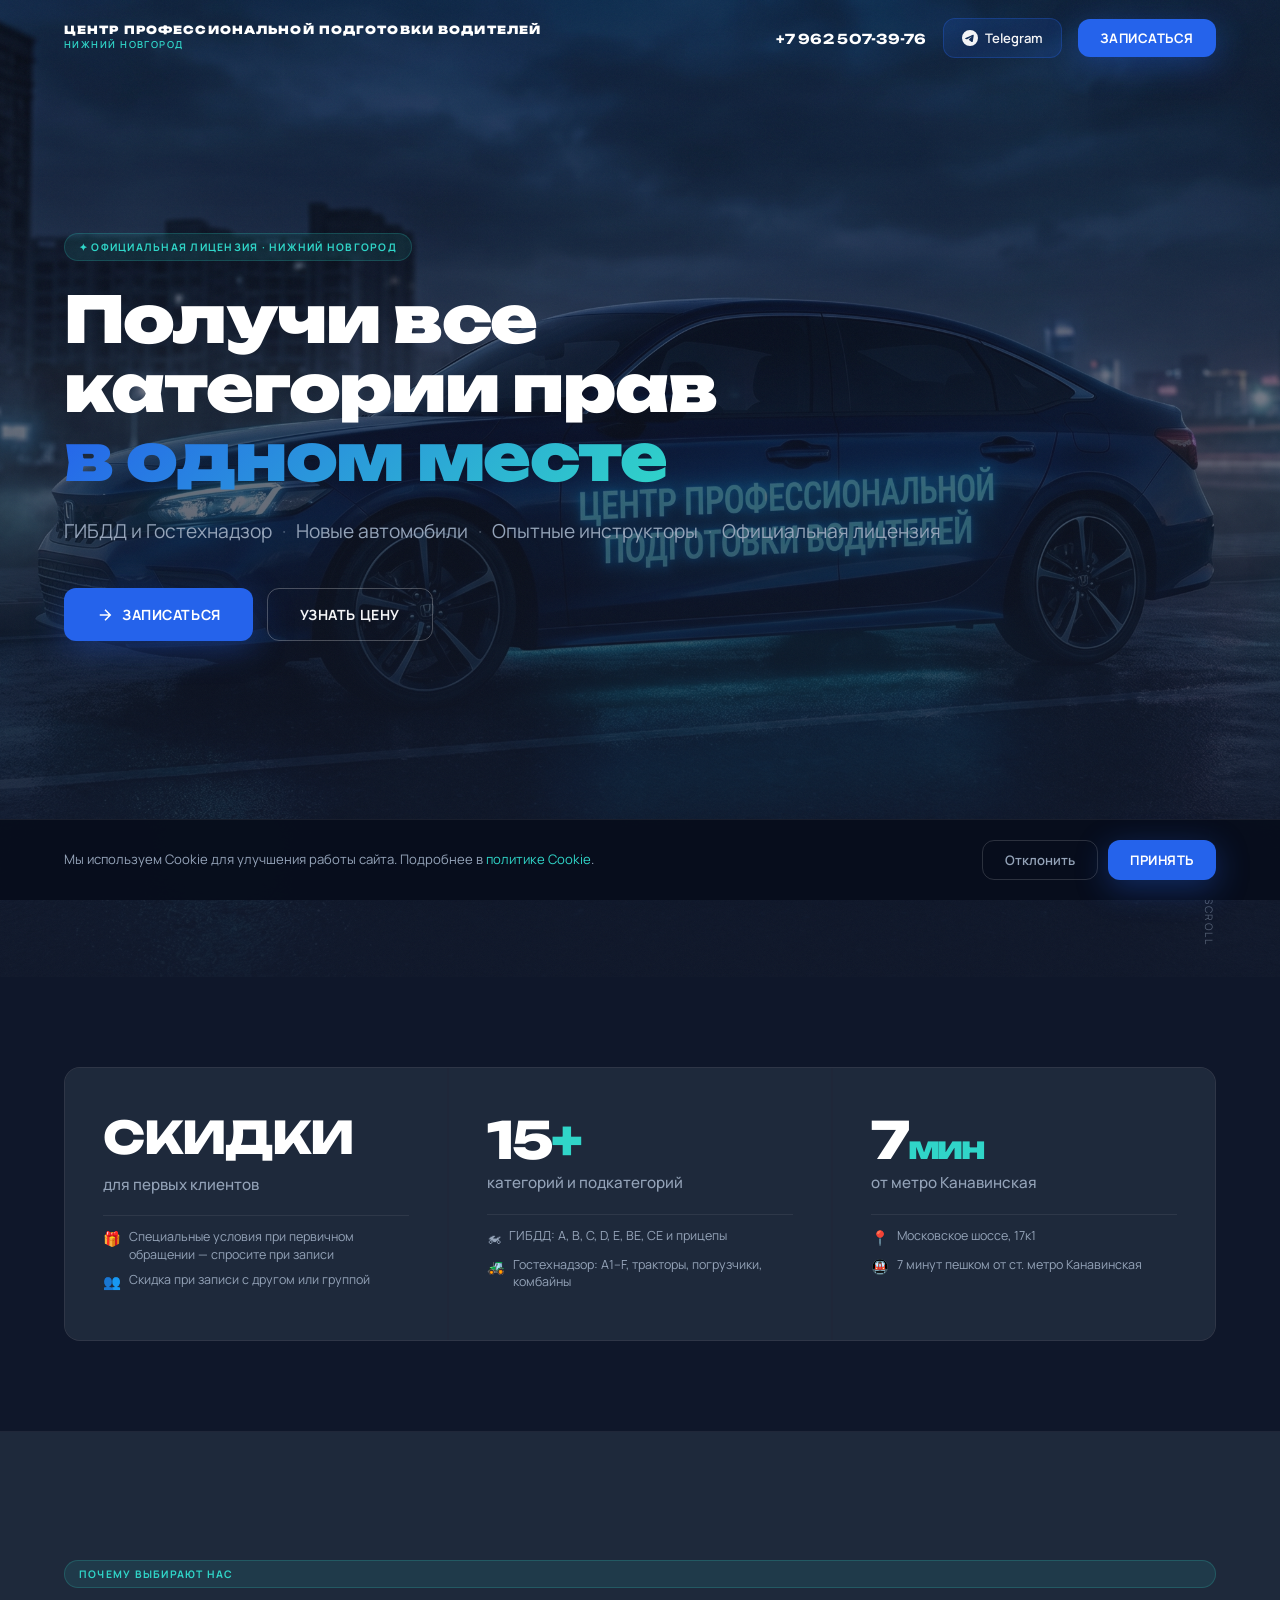
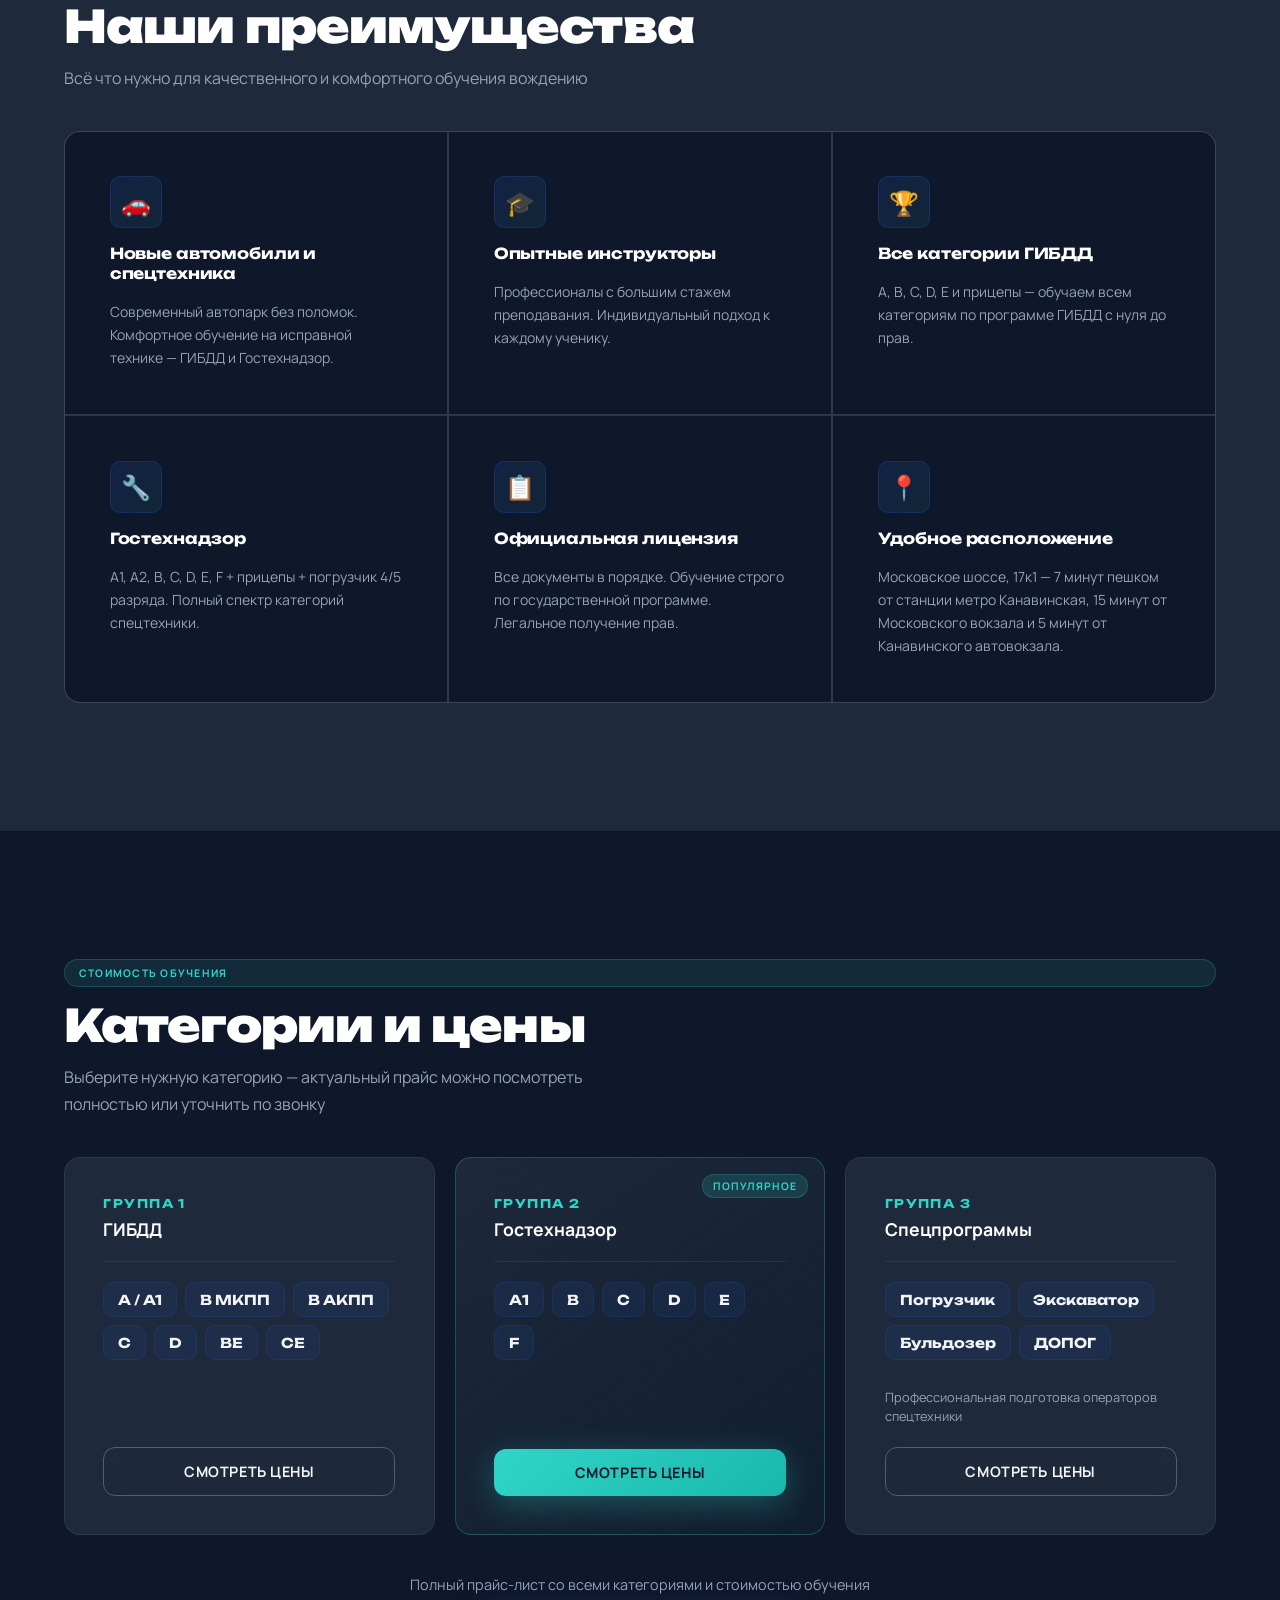
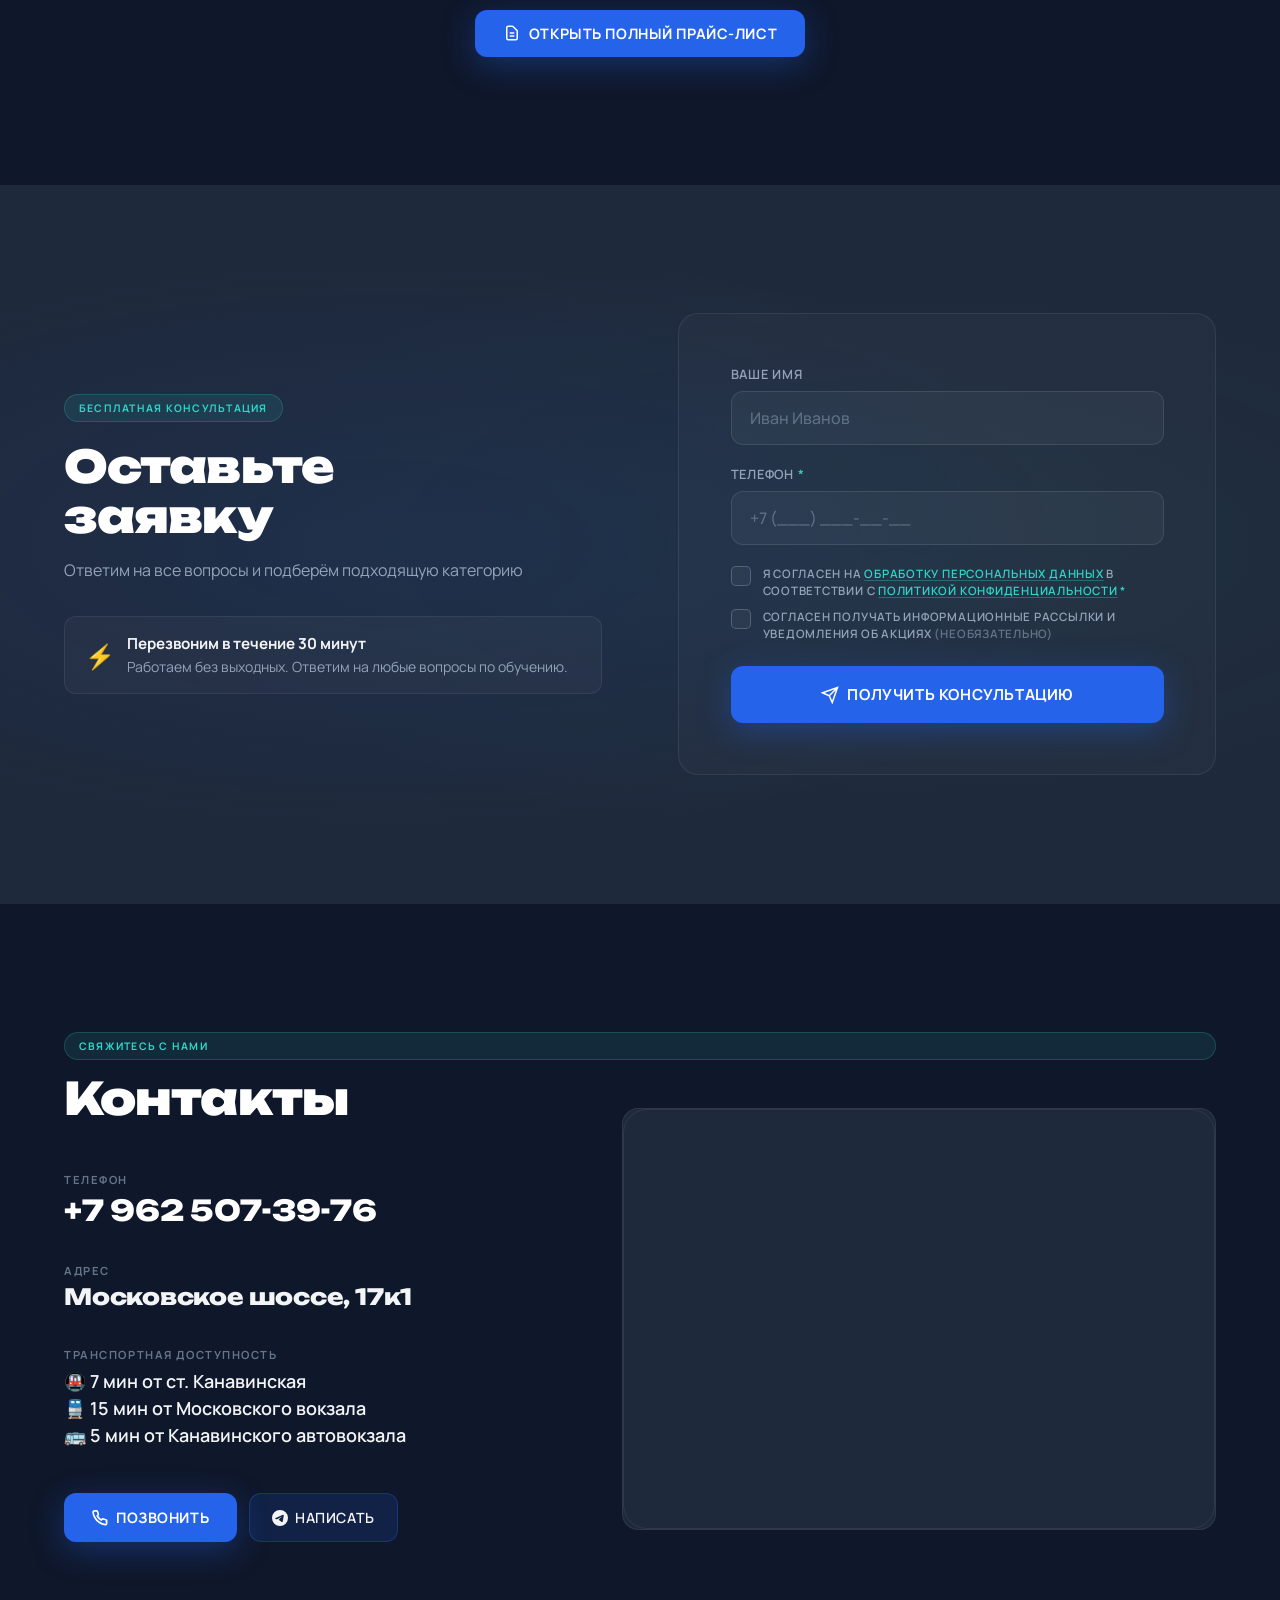
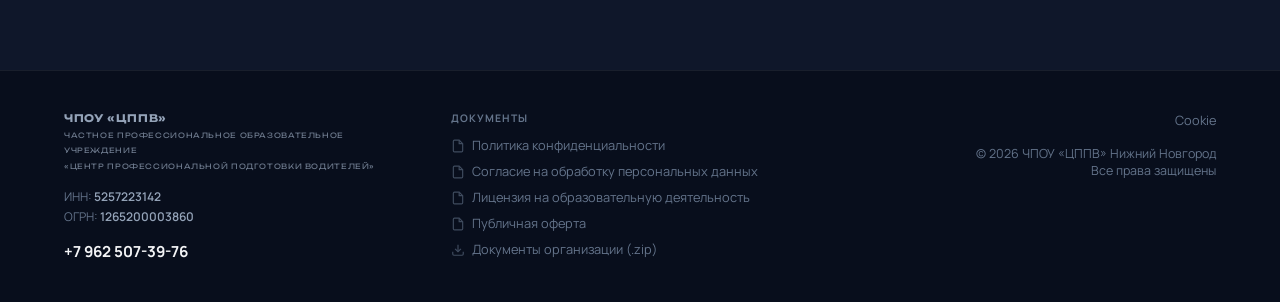
<file: index.html>
<!DOCTYPE html>
<html lang="ru">
<head>
<meta charset="UTF-8">
<meta name="viewport" content="width=device-width, initial-scale=1.0">
<title>Центр профессиональной подготовки водителей — Нижний Новгород</title>
<meta name="description" content="Автошкола ЦППВ в Нижнем Новгороде — подготовка водителей всех категорий ГИБДД и Гостехнадзора. Опытные инструкторы, новые автомобили, официальная лицензия." />
<meta name="yandex-verification" content="3b8c4b76d7fa63a4" />
<link rel="icon" type="image/png" href="favicon.png" />
<link rel="preconnect" href="https://fonts.googleapis.com">
<link rel="preconnect" href="https://fonts.gstatic.com" crossorigin>
<link href="https://fonts.googleapis.com/css2?family=Manrope:wght@300;400;500;600;700;800&family=Unbounded:wght@400;600;700;900&display=swap" rel="stylesheet">
<link rel="stylesheet" href="style.css">

</head>
<body>

<!-- ── HEADER ─────────────────────────────────────── -->
<header id="header">
  <div class="container">
    <div class="header-inner">
      <a href="#hero" class="logo">
        <span class="logo-top">ЦЕНТР ПРОФЕССИОНАЛЬНОЙ ПОДГОТОВКИ ВОДИТЕЛЕЙ</span>
        <span class="logo-bottom"><span class="logo-city">Нижний Новгород</span></span>
      </a>

      <div class="header-contacts">
        <a href="tel:+79625073976" class="header-phone">+7 962 507-39-76</a>
        <a href="https://t.me/+79625073976" target="_blank" class="btn-tg">
          <svg viewBox="0 0 24 24"><path d="M11.944 0A12 12 0 0 0 0 12a12 12 0 0 0 12 12 12 12 0 0 0 12-12A12 12 0 0 0 12 0a12 12 0 0 0-.056 0zm4.962 7.224c.1-.002.321.023.465.14a.506.506 0 0 1 .171.325c.016.093.036.306.02.472-.18 1.898-.962 6.502-1.36 8.627-.168.9-.499 1.201-.82 1.23-.696.065-1.225-.46-1.9-.902-1.056-.693-1.653-1.124-2.678-1.8-1.185-.78-.417-1.21.258-1.91.177-.184 3.247-2.977 3.307-3.23.007-.032.014-.15-.056-.212s-.174-.041-.249-.024c-.106.024-1.793 1.14-5.061 3.345-.48.33-.913.49-1.302.48-.428-.008-1.252-.241-1.865-.44-.752-.245-1.349-.374-1.297-.789.027-.216.325-.437.893-.663 3.498-1.524 5.83-2.529 6.998-3.014 3.332-1.386 4.025-1.627 4.476-1.635z"/></svg>
          Telegram
        </a>
        <a href="#form" class="btn btn-primary header-cta desktop-only">Записаться</a>
      </div>

      <button class="burger" id="burger" aria-label="Меню">
        <span></span><span></span><span></span>
      </button>
    </div>
  </div>
</header>

<!-- Mobile Menu -->
<div class="mobile-menu" id="mobile-menu">
  <a href="tel:+79625073976">+7 962 507-39-76</a>
  <a href="https://t.me/+79625073976" target="_blank">Написать в Telegram</a>
  <a href="#form" class="btn btn-primary" onclick="closeMobileMenu()">Записаться</a>
  <a href="#price" class="btn btn-outline" onclick="closeMobileMenu()">Узнать цену</a>
</div>

<!-- ── HERO ───────────────────────────────────────── -->
<section id="hero">
  <div class="hero-bg"></div>
  <div class="hero-bg-mobile"></div>
  <div class="hero-noise"></div>
  <div class="hero-scroll">
    <div class="scroll-line"></div>
    <span>Scroll</span>
  </div>
  <div class="container hero-content">
    <div class="hero-tag">
      <span class="tag">✦ Официальная лицензия · Нижний Новгород</span>
    </div>
    <h1 class="hero-title">
      Получи все категории прав <br><em>в одном месте</em>
    </h1>
    <p class="hero-sub">
      <span class="hero-sub-item">ГИБДД и Гостехнадзор</span>
      <span class="hero-sub-dot">·</span>
      <span class="hero-sub-item">Новые автомобили</span>
      <span class="hero-sub-dot">·</span>
      <span class="hero-sub-item">Опытные инструкторы</span>
      <span class="hero-sub-dot">·</span>
      <span class="hero-sub-item">Официальная лицензия</span>
    </p>
    <div class="hero-btns">
      <a href="#form" class="btn btn-primary">
        <svg width="18" height="18" fill="none" stroke="currentColor" stroke-width="2" viewBox="0 0 24 24"><path d="M5 12h14M12 5l7 7-7 7"/></svg>
        Записаться
      </a>
      <a href="#price" class="btn btn-outline">Узнать цену</a>
    </div>
  </div>
</section>

<!-- ── STATS ──────────────────────────────────────── -->
<section id="stats">
  <div class="container">
    <div class="stats-grid">

      <!-- 1: Скидки для первых -->
      <div class="stat-item reveal reveal-delay-1">
        <div class="stat-num stat-discount">СКИДКИ</div>
        <div class="stat-label1" style="max-width: 200px;">для первых клиентов</div>
        <div class="stat-perks">
          <div class="stat-perk">
            <span class="stat-perk-icon">🎁</span>
            <span>Специальные условия при первичном обращении — спросите при записи</span>
          </div>
          <div class="stat-perk">
            <span class="stat-perk-icon">👥</span>
            <span>Скидка при записи с другом или группой</span>
          </div>
        </div>
      </div>

      <!-- 2: 15+ категорий — расширенный блок -->
      <div class="stat-item reveal" style="grid-column: span 1;">
        <div class="stat-num">15<span>+</span></div>
        <div class="stat-label">категорий и подкатегорий</div>
        <div class="stat-perks">
          <div class="stat-perk">
            <span class="stat-perk-icon">🏍</span>
            <span>ГИБДД: A, B, C, D, E, BE, CE и прицепы</span>
          </div>
          <div class="stat-perk">
            <span class="stat-perk-icon">🚜</span>
            <span>Гостехнадзор: А1–F, тракторы, погрузчики, комбайны</span>
          </div>
        </div>
      </div>


      <!-- 3: Удобное расположение -->
      <div class="stat-item reveal reveal-delay-2">
        <div class="stat-num">7 <span style="font-size: 0.6em;">мин</span></div>
        <div class="stat-label">от метро Канавинская</div>
        <div class="stat-perks">
          <div class="stat-perk">
            <span class="stat-perk-icon">📍</span>
            <span>Московское шоссе, 17к1</span>
          </div>
          <div class="stat-perk">
            <span class="stat-perk-icon">🚇</span>
            <span>7 минут пешком от ст. метро Канавинская</span>
          </div>
        </div>
      </div>

    </div>
  </div>
</section>

<!-- ── ADVANTAGES ─────────────────────────────────── -->
<section id="advantages">
  <div class="container">
    <div class="section-header">
      <span class="tag">Почему выбирают нас</span>
      <h2 class="section-title">Наши преимущества</h2>
      <p class="section-sub">Всё что нужно для качественного и комфортного обучения вождению</p>
    </div>

    <div class="adv-grid">
      <div class="adv-card reveal">
        <div class="adv-icon">🚗</div>
        <div class="adv-title">Новые автомобили и спецтехника</div>
        <div class="adv-text">Современный автопарк без поломок. Комфортное обучение на исправной технике — ГИБДД и Гостехнадзор.</div>
      </div>
      <div class="adv-card reveal reveal-delay-1">
        <div class="adv-icon">🎓</div>
        <div class="adv-title">Опытные инструкторы</div>
        <div class="adv-text">Профессионалы с большим стажем преподавания. Индивидуальный подход к каждому ученику.</div>
      </div>
      <div class="adv-card reveal reveal-delay-2">
        <div class="adv-icon">🏆</div>
        <div class="adv-title">Все категории ГИБДД</div>
        <div class="adv-text">A, B, C, D, E и прицепы — обучаем всем категориям по программе ГИБДД с нуля до прав.</div>
      </div>
      <div class="adv-card reveal reveal-delay-3">
        <div class="adv-icon">🔧</div>
        <div class="adv-title">Гостехнадзор</div>
        <div class="adv-text">А1, А2, B, C, D, E, F + прицепы + погрузчик 4/5 разряда. Полный спектр категорий спецтехники.</div>
      </div>
      <div class="adv-card reveal">
        <div class="adv-icon">📋</div>
        <div class="adv-title">Официальная лицензия</div>
        <div class="adv-text">Все документы в порядке. Обучение строго по государственной программе. Легальное получение прав.</div>
      </div>
      <div class="adv-card reveal reveal-delay-1">
        <div class="adv-icon">📍</div>
        <div class="adv-title">Удобное расположение</div>
        <div class="adv-text">Московское шоссе, 17к1 — 7 минут пешком от станции метро Канавинская, 15 минут от Московского вокзала и 5 минут от Канавинского автовокзала.</div>
      </div>
    </div>
  </div>
</section>

<!-- ── PRICE ──────────────────────────────────────── -->
<section id="price">
  <div class="container">
    <div class="section-header">
      <span class="tag">Стоимость обучения</span>
      <h2 class="section-title">Категории и цены</h2>
      <p class="section-sub">Выберите нужную категорию — актуальный прайс можно посмотреть полностью или уточнить по звонку</p>
    </div>

    <div class="price-groups">
      <div class="price-group reveal">
        <div class="price-group-title">
          <span class="price-group-name">Группа 1</span>
          <span class="price-group-desc">ГИБДД</span>
        </div>
        <div class="price-divider"></div>
        <div class="price-cats">
          <span class="cat-badge">A / A1</span>
          <span class="cat-badge">B МКПП</span>
          <span class="cat-badge">B АКПП</span>
          <span class="cat-badge">C</span>
          <span class="cat-badge">D</span>
          <span class="cat-badge">BE</span>
          <span class="cat-badge">CE</span>
        </div>
        <div class="price-cta">
          <button onclick="openModal('price')" class="btn btn-outline">Смотреть цены</button>
        </div>
      </div>

      <div class="price-group featured reveal reveal-delay-1">
        <div class="price-group-title">
          <span class="price-group-name">Группа 2</span>
          <span class="price-group-desc">Гостехнадзор</span>
        </div>
        <div class="price-divider"></div>
        <div class="price-cats">
          <span class="cat-badge">А1</span>
          <span class="cat-badge">B</span>
          <span class="cat-badge">C</span>
          <span class="cat-badge">D</span>
          <span class="cat-badge">E</span>
          <span class="cat-badge">F</span>
        </div>
        <div class="price-cta">
          <button onclick="openModal('price')" class="btn btn-teal">Смотреть цены</button>
        </div>
      </div>

      <div class="price-group reveal reveal-delay-2">
        <div class="price-group-title">
          <span class="price-group-name">Группа 3</span>
          <span class="price-group-desc">Спецпрограммы</span>
        </div>
        <div class="price-divider"></div>
        <div class="price-cats">
          <span class="cat-badge">Погрузчик</span>
          <span class="cat-badge">Экскаватор</span>
          <span class="cat-badge">Бульдозер</span>
          <span class="cat-badge">ДОПОГ</span>
        </div>
        <div style="margin-top: 8px; font-size: 0.8rem; color: var(--gray); line-height: 1.5;">
          Профессиональная подготовка операторов спецтехники
        </div>
        <div class="price-cta">
          <button onclick="openModal('price')" class="btn btn-outline">Смотреть цены</button>
        </div>
      </div>
    </div>

    <div class="price-full-cta">
      <p>Полный прайс-лист со всеми категориями и стоимостью обучения</p>
      <button onclick="openModal('price')" class="btn btn-primary">
        <svg width="18" height="18" fill="none" stroke="currentColor" stroke-width="2" viewBox="0 0 24 24"><path d="M9 12h6m-6 4h6m2 5H7a2 2 0 01-2-2V5a2 2 0 012-2h5.586a1 1 0 01.707.293l5.414 5.414a1 1 0 01.293.707V19a2 2 0 01-2 2z"/></svg>
        Открыть полный прайс-лист
      </button>
    </div>
  </div>
</section>

<!-- ── FORM ───────────────────────────────────────── -->
<section id="form">
  <div class="container">
    <div class="form-wrap">
      <div class="form-left reveal">
        <span class="tag" style="margin-bottom: 20px; display: inline-block;">Бесплатная консультация</span>
        <h2 class="section-title">Оставьте заявку</h2>
        <p class="section-sub" style="margin-top: 16px;">Ответим на все вопросы и подберём подходящую категорию</p>
        <div class="form-promise">
          <div class="form-promise-icon">⚡</div>
          <div class="form-promise-text">
            <strong>Перезвоним в течение 30 минут</strong>
            Работаем без выходных. Ответим на любые вопросы по обучению.
          </div>
        </div>
      </div>

      <div class="form-right reveal reveal-delay-2">
        <form id="contact-form" novalidate>
          <div class="form-group">
            <label for="name">Ваше имя</label>
            <input type="text" id="name" name="name" placeholder="Иван Иванов" autocomplete="name">
          </div>
          <div class="form-group">
            <label for="phone">Телефон <span style="color:var(--teal)">*</span></label>
            <input type="tel" id="phone" name="phone" placeholder="+7 (___) ___-__-__" autocomplete="tel" required>
          </div>
          <div class="form-group form-group-checkbox">
            <label class="checkbox-label">
              <input type="checkbox" id="consent" name="consent" required>
              <span class="checkbox-custom"></span>
              <span class="checkbox-text" style="font-size:0.72rem;">Я согласен на <a href="docs/consent.pdf" target="_blank" class="form-doc-link">обработку персональных данных</a> в соответствии с <a href="docs/privacy.pdf" target="_blank" class="form-doc-link">Политикой конфиденциальности</a> <span style="color:var(--teal)">*</span></span>
            </label>
          </div>
          <div class="form-group form-group-checkbox" style="margin-top:-8px;">
            <label class="checkbox-label">
              <input type="checkbox" id="newsletter" name="newsletter">
              <span class="checkbox-custom"></span>
              <span class="checkbox-text" style="font-size:0.72rem;">Согласен получать информационные рассылки и уведомления об акциях <span style="color:var(--gray-mid)">(необязательно)</span></span>
            </label>
          </div>
          <button type="submit" class="btn btn-primary form-submit">
            <svg width="18" height="18" fill="none" stroke="currentColor" stroke-width="2" viewBox="0 0 24 24"><path d="M22 2L11 13M22 2l-7 20-4-9-9-4 20-7z"/></svg>
            Получить консультацию
          </button>
        </form>

        <div class="form-success" id="form-success">
          <div class="success-icon">✅</div>
          <div class="success-title">Заявка отправлена!</div>
          <div class="success-text">Мы перезвоним вам в течение 30 минут.<br>Также можете написать нам в Telegram.</div>
          <a href="https://t.me/+79625073976" target="_blank" class="btn btn-tg" style="margin-top: 8px;">
            <svg width="16" height="16" fill="currentColor" viewBox="0 0 24 24"><path d="M11.944 0A12 12 0 0 0 0 12a12 12 0 0 0 12 12 12 12 0 0 0 12-12A12 12 0 0 0 12 0a12 12 0 0 0-.056 0zm4.962 7.224c.1-.002.321.023.465.14a.506.506 0 0 1 .171.325c.016.093.036.306.02.472-.18 1.898-.962 6.502-1.36 8.627-.168.9-.499 1.201-.82 1.23-.696.065-1.225-.46-1.9-.902-1.056-.693-1.653-1.124-2.678-1.8-1.185-.78-.417-1.21.258-1.91.177-.184 3.247-2.977 3.307-3.23.007-.032.014-.15-.056-.212s-.174-.041-.249-.024c-.106.024-1.793 1.14-5.061 3.345-.48.33-.913.49-1.302.48-.428-.008-1.252-.241-1.865-.44-.752-.245-1.349-.374-1.297-.789.027-.216.325-.437.893-.663 3.498-1.524 5.83-2.529 6.998-3.014 3.332-1.386 4.025-1.627 4.476-1.635z"/></svg>
            Написать в Telegram
          </a>
        </div>
      </div>
    </div>
  </div>
</section>

<!-- ── CONTACTS ────────────────────────────────────── -->
<section id="contacts">
  <div class="container">
    <div class="section-header">
      <span class="tag">Свяжитесь с нами</span>
      <h2 class="section-title">Контакты</h2>
    </div>

    <div class="contacts-inner">
      <div class="contacts-left reveal">
        <div class="contact-item">
          <span class="contact-label">Телефон</span>
          <a href="tel:+79625073976" class="contact-value">+7 962 507-39-76</a>
        </div>
        <div class="contact-item">
          <span class="contact-label">Адрес</span>
          <span class="contact-value" style="color: var(--light); font-size: clamp(1rem, 2vw, 1.4rem);">Московское шоссе, 17к1</span>
        </div>
        <div class="contact-item">
          <span class="contact-label">Транспортная доступность</span>
            <span class="transport-value">
            🚇 7 мин от ст. Канавинская<br>
            🚆 15 мин от Московского вокзала<br>
            🚌 5 мин от Канавинского автовокзала </span>
        </div>
        <div class="contacts-actions">
          <a href="tel:+79625073976" class="btn btn-primary">
            <svg width="16" height="16" fill="none" stroke="currentColor" stroke-width="2.5" viewBox="0 0 24 24"><path d="M22 16.92v3a2 2 0 0 1-2.18 2 19.79 19.79 0 0 1-8.63-3.07A19.5 19.5 0 0 1 4.69 12 19.79 19.79 0 0 1 1.61 3.45 2 2 0 0 1 3.6 1.27h3a2 2 0 0 1 2 1.72c.127.96.361 1.903.7 2.81a2 2 0 0 1-.45 2.11L7.91 8.96a16 16 0 0 0 6 6l.95-.95a2 2 0 0 1 2.11-.45c.907.339 1.85.573 2.81.7A2 2 0 0 1 21.73 16.92z"/></svg>
            Позвонить
          </a>
          <a href="https://t.me/+79625073976" target="_blank" class="btn btn-tg" style="padding: 14px 22px; font-size: 0.88rem;">
            <svg width="16" height="16" fill="currentColor" viewBox="0 0 24 24"><path d="M11.944 0A12 12 0 0 0 0 12a12 12 0 0 0 12 12 12 12 0 0 0 12-12A12 12 0 0 0 12 0a12 12 0 0 0-.056 0zm4.962 7.224c.1-.002.321.023.465.14a.506.506 0 0 1 .171.325c.016.093.036.306.02.472-.18 1.898-.962 6.502-1.36 8.627-.168.9-.499 1.201-.82 1.23-.696.065-1.225-.46-1.9-.902-1.056-.693-1.653-1.124-2.678-1.8-1.185-.78-.417-1.21.258-1.91.177-.184 3.247-2.977 3.307-3.23.007-.032.014-.15-.056-.212s-.174-.041-.249-.024c-.106.024-1.793 1.14-5.061 3.345-.48.33-.913.49-1.302.48-.428-.008-1.252-.241-1.865-.44-.752-.245-1.349-.374-1.297-.789.027-.216.325-.437.893-.663 3.498-1.524 5.83-2.529 6.998-3.014 3.332-1.386 4.025-1.627 4.476-1.635z"/></svg>
            Написать
          </a>
        </div>
      </div>

      <div class="contacts-right reveal reveal-delay-2">

        <div class="map-container">
      
          <script type="text/javascript" charset="utf-8" async src="https://api-maps.yandex.ru/services/constructor/1.0/js/?um=constructor%3A24e60c54b2a7dbd303ddc2505574806aed5c7f4881d5f939c7d68f88be81239f&amp;width=500&amp;height=400&amp;lang=ru_RU&amp;scroll=true"></script>
      
        </div>
      
      </div>
      </div>
    </div>
  </div>
</section>

<!-- ── FOOTER ─────────────────────────────────────── -->
<footer>
  <div class="container">
    <div class="footer-inner">
      <div class="footer-left">
        <span class="footer-legal-name">ЧПОУ «ЦППВ»<br><span style="font-size:0.7em;font-weight:400;opacity:0.7;">Частное профессиональное образовательное учреждение<br>«Центр профессиональной подготовки водителей»</span></span>
        <div class="footer-legal-details">
          <span>ИНН: <strong>5257223142</strong></span>
          <span>ОГРН: <strong>1265200003860</strong></span>
        </div>
        <a href="tel:+79625073976" class="footer-phone">+7 962 507-39-76</a>
      </div>
      <div class="footer-docs">
        <span class="footer-docs-title">Документы</span>
        <div class="footer-doc-links">
          <a href="docs/privacy.pdf" target="_blank" class="footer-doc-link">
            <svg width="14" height="14" fill="none" stroke="currentColor" stroke-width="2" viewBox="0 0 24 24"><path d="M14 2H6a2 2 0 0 0-2 2v16a2 2 0 0 0 2 2h12a2 2 0 0 0 2-2V8z"/><polyline points="14 2 14 8 20 8"/></svg>
            Политика конфиденциальности
          </a>
          <a href="docs/consent.pdf" target="_blank" class="footer-doc-link">
            <svg width="14" height="14" fill="none" stroke="currentColor" stroke-width="2" viewBox="0 0 24 24"><path d="M14 2H6a2 2 0 0 0-2 2v16a2 2 0 0 0 2 2h12a2 2 0 0 0 2-2V8z"/><polyline points="14 2 14 8 20 8"/></svg>
            Согласие на обработку персональных данных
          </a>
          <a href="docs/license.pdf" target="_blank" class="footer-doc-link">
            <svg width="14" height="14" fill="none" stroke="currentColor" stroke-width="2" viewBox="0 0 24 24"><path d="M14 2H6a2 2 0 0 0-2 2v16a2 2 0 0 0 2 2h12a2 2 0 0 0 2-2V8z"/><polyline points="14 2 14 8 20 8"/></svg>
            Лицензия на образовательную деятельность
          </a>
          <a href="docs/offer.pdf" target="_blank" class="footer-doc-link">
            <svg width="14" height="14" fill="none" stroke="currentColor" stroke-width="2" viewBox="0 0 24 24"><path d="M14 2H6a2 2 0 0 0-2 2v16a2 2 0 0 0 2 2h12a2 2 0 0 0 2-2V8z"/><polyline points="14 2 14 8 20 8"/></svg>
            Публичная оферта
          </a>
          <a href="docs/documents.zip" download class="footer-doc-link">
            <svg width="14" height="14" fill="none" stroke="currentColor" stroke-width="2" viewBox="0 0 24 24"><path d="M21 15v4a2 2 0 0 1-2 2H5a2 2 0 0 1-2-2v-4"/><polyline points="7 10 12 15 17 10"/><line x1="12" y1="15" x2="12" y2="3"/></svg>
            Документы организации (.zip)
          </a>
        </div>
      </div>
      <div class="footer-right">
        <div class="footer-links">
          <a onclick="openModal('cookie')">Cookie</a>
        </div>
        <div class="footer-copy">
          © 2026 ЧПОУ «ЦППВ» Нижний Новгород<br>Все права защищены
        </div>
      </div>
    </div>
  </div>
</footer>

<!-- ── MODAL: ПРАЙС-ЛИСТ ────────────────────────── -->
<div class="modal-overlay" id="modal-price">
  <div class="modal-box">
    <button class="modal-close" onclick="closeModal('price')">✕</button>
    <h3 class="modal-title">Прайс-лист с 01.03.2026</h3>
    <div class="modal-body">
      <div class="price-table-wrap">
        <table class="price-table">
          <thead>
            <tr>
              <th>№</th>
              <th>Услуга</th>
              <th>Стоимость</th>
            </tr>
          </thead>
          <tbody>
            <tr class="price-section-header"><td colspan="3">ГИБДД — Основные категории</td></tr>
            <tr><td>1</td><td>Категория «А», «А1» — мотоцикл</td><td>21 300 ₽</td></tr>
            <tr><td>2</td><td>Категория «В» — легковой а/м МКПП</td><td>54 500 ₽</td></tr>
            <tr><td>2</td><td>Категория «В» — легковой а/м АКПП</td><td>56 500 ₽</td></tr>
            <tr><td>3</td><td>Переподготовка с «В» на «С» — грузовой а/м</td><td>42 000 ₽</td></tr>
            <tr><td>4</td><td>Переподготовка с «В» на «D» — автобус</td><td>47 400 ₽</td></tr>
            <tr><td>5</td><td>Переподготовка с «С» на «D» — автобус</td><td>44 100 ₽</td></tr>
            <tr><td>6</td><td>Категория «BE» — прицеп к легковому а/м</td><td>35 100 ₽</td></tr>
            <tr><td>7</td><td>Категория «СЕ» — прицеп к грузовому а/м</td><td>43 000 ₽</td></tr>
            <tr class="price-section-header"><td colspan="3">ГИБДД — Дополнительные услуги</td></tr>
            <tr><td>8</td><td>Пересдача экзамена ГИБДД</td><td>2 500 ₽</td></tr>
            <tr><td>9</td><td>Доп. занятия по вождению А/В, C, D, BE, CE</td><td>1 000 / 2 500 ₽</td></tr>
            <tr><td>9</td><td>Доп. занятия (курсанты Центр-А)</td><td>500 / 1 000 ₽</td></tr>
            <tr><td>26</td><td>Предоставление ТС на экзамен ГИБДД (мотоцикл / авто, вкл. 1 занятие)</td><td>3 000 / 8 000 ₽</td></tr>
            <tr><td>27</td><td>Сдача экзаменов ГИБДД с автошколой</td><td>18 000 ₽</td></tr>
            <tr><td>28</td><td>Восстановление в автошколу</td><td>15 000 ₽</td></tr>
            <tr class="price-section-header"><td colspan="3">Гостехнадзор — Спецтехника</td></tr>
            <tr><td>10</td><td>Водитель внедорожных мототранспортных средств (А1)</td><td>12 700 ₽</td></tr>
            <tr><td>11</td><td>Водитель погрузчика 3-го разряда (электропогрузчик)</td><td>25 700 ₽</td></tr>
            <tr><td>12</td><td>Тракторист категория «В» (+ одна профессия п.17)</td><td>34 000 ₽</td></tr>
            <tr><td>13</td><td>Тракторист категория «С» (+ одна профессия п.17)</td><td>31 900 ₽</td></tr>
            <tr><td>14</td><td>Тракторист категория «D» (+ одна профессия п.17)</td><td>37 100 ₽</td></tr>
            <tr><td>15</td><td>Тракторист категория «Е» (+ одна профессия п.17)</td><td>42 500 ₽</td></tr>
            <tr><td>16</td><td>Тракторист-машинист с/х производства (комбайн, кат. «F»)</td><td>39 200 ₽</td></tr>
            <tr><td>17</td><td>Профессия: машинист экскаватора 4/5 р., водитель погрузчика 4/5 р., машинист бульдозера 5/6 р. (при наличии УТМ)</td><td>11 800 ₽</td></tr>
            <tr class="price-section-header"><td colspan="3">Гостехнадзор — Экзамены</td></tr>
            <tr><td>17</td><td>Экзамен ГТН с других а/ш — А1/В</td><td>3 000 ₽</td></tr>
            <tr><td>17</td><td>Экзамен ГТН с других а/ш — С/Д, Е, F (включая 1 занятие)</td><td>12 500 ₽</td></tr>
            <tr><td>—</td><td>Пересдача экзамена ГТН (теория или практика)</td><td>2 000 ₽</td></tr>
            <tr class="price-section-header"><td colspan="3">Профессиональная переподготовка</td></tr>
            <tr><td>19</td><td>Обучение / переподготовка преподавателей для автошкол</td><td>9 800 / 6 800 ₽</td></tr>
            <tr><td>20</td><td>Обучение / переподготовка МПОВ</td><td>12 000 / 8 000 ₽</td></tr>
            <tr><td>21</td><td>Подготовка водителей по 20-часовой программе</td><td>800 ₽</td></tr>
            <tr><td>22</td><td>Подготовка водителей по ДОПОГ</td><td>10 000 ₽</td></tr>
            <tr><td>23</td><td>Подготовка ответственных за БДД / диспетчеров, контролёров</td><td>16 000 / 8 000 ₽</td></tr>
            <tr class="price-section-header"><td colspan="3">Прочие услуги</td></tr>
            <tr><td>24</td><td>Аренда автодрома для физических лиц (разовое занятие)</td><td>500 ₽</td></tr>
            <tr><td>25</td><td>Консультации по ДТП / экспертиза ДТП</td><td>от 3 000 ₽</td></tr>
          </tbody>
        </table>
      </div>
      <p style="margin-top: 16px; font-size: 0.78rem; color: var(--gray-mid);">Цены действительны с 01.03.2026. Уточняйте актуальную стоимость по телефону или в Telegram.</p>
    </div>
  </div>
</div>

<!-- ── MODAL: PRIVACY ──────────────────────────────── -->
<div class="modal-overlay" id="modal-privacy">
  <div class="modal-box">
    <button class="modal-close" onclick="closeModal('privacy')">✕</button>
    <h3 class="modal-title">Политика конфиденциальности</h3>
    <div class="modal-body">
      <p><strong>1. Общие положения</strong><br>
      Настоящая политика конфиденциальности регулирует порядок обработки персональных данных пользователей сайта Центра профессиональной подготовки водителей.</p>
      <p><strong>2. Какие данные мы собираем</strong><br>
      Мы собираем: имя, номер телефона. Данные предоставляются добровольно при заполнении формы заявки.</p>
      <p><strong>3. Цели обработки данных</strong><br>
      Данные используются исключительно для связи с вами по вопросам записи на обучение и предоставления консультаций.</p>
      <p><strong>4. Передача данных третьим лицам</strong><br>
      Ваши персональные данные не передаются третьим лицам и не используются в рекламных целях без вашего согласия.</p>
      <p><strong>5. Хранение данных</strong><br>
      Данные хранятся в защищённом виде и удаляются по вашему запросу. Для удаления: <strong>+7 962 507-39-76</strong>.</p>
      <p><strong>6. Согласие</strong><br>
      Заполняя форму заявки, вы выражаете согласие с настоящей политикой.</p>
    </div>
  </div>
</div>

<!-- ── MODAL: COOKIE ───────────────────────────────── -->
<div class="modal-overlay" id="modal-cookie">
  <div class="modal-box">
    <button class="modal-close" onclick="closeModal('cookie')">✕</button>
    <h3 class="modal-title">Политика использования Cookie</h3>
    <div class="modal-body">
      <p><strong>Что такое Cookie?</strong><br>
      Cookie — небольшие текстовые файлы, которые сохраняются в вашем браузере при посещении сайта.</p>
      <p><strong>Технические Cookie</strong> — необходимы для корректной работы сайта.</p>
      <p><strong>Аналитические Cookie</strong> — помогают улучшать содержимое сайта.</p>
      <p><strong>Управление Cookie</strong><br>
      Вы можете отключить Cookie в настройках браузера.</p>
    </div>
  </div>
</div>

<!-- ── COOKIE BANNER ───────────────────────────────── -->
<div id="cookie-banner">
  <p class="cookie-text">
    Мы используем Cookie для улучшения работы сайта. Подробнее в <a onclick="openModal('cookie')">политике Cookie</a>.
  </p>
  <div class="cookie-actions">
    <button class="btn-decline" onclick="dismissCookie()">Отклонить</button>
    <button class="btn btn-primary btn-accept" onclick="acceptCookie()">Принять</button>
  </div>
</div>

<!-- ── SCRIPTS ─────────────────────────────────────── -->
<script src="main.js"></script>
</body>
</html>
</file>
<file: style.css>
:root {
    --navy: #0F172A;
    --navy-mid: #1E293B;
    --navy-light: #334155;
    --blue: #2563EB;
    --blue-hover: #1D4ED8;
    --teal: #30D5C8;
    --light: #F3F4F6;
    --white: #FFFFFF;
    --gray: #94A3B8;
    --gray-mid: #64748B;
    --border: rgba(255,255,255,0.07);
    --r-sm: 10px;
    --r-md: 12px;
    --r-lg: 16px;
    --r-xl: 20px;
    --font-display: 'Unbounded', sans-serif;
    --font-body: 'Manrope', sans-serif;
}

*, *::before, *::after { box-sizing: border-box; margin: 0; padding: 0; }
html { scroll-behavior: smooth; font-size: 16px; }
body {
    background: var(--navy);
    color: var(--light);
    font-family: var(--font-body);
    overflow-x: hidden;
    -webkit-font-smoothing: antialiased;
}
::selection { background: var(--blue); color: #fff; }
::-webkit-scrollbar { width: 6px; }
::-webkit-scrollbar-track { background: var(--navy); }
::-webkit-scrollbar-thumb { background: var(--blue); border-radius: 3px; }

/* ─── REUSABLE ─── */
.container {
    max-width: 1280px;
    margin: 0 auto;
    padding: 0 clamp(20px, 5vw, 80px);
}

.btn {
    display: inline-flex;
    align-items: center;
    gap: 8px;
    font-family: var(--font-body);
    font-weight: 700;
    font-size: 0.9rem;
    letter-spacing: 0.04em;
    text-transform: uppercase;
    border: none;
    cursor: pointer;
    border-radius: 12px;
    padding: 14px 28px;
    text-decoration: none;
    transition: all 0.3s cubic-bezier(0.34, 1.56, 0.64, 1);
    position: relative;
    overflow: hidden;
    white-space: nowrap;
}
.btn::before {
    content: '';
    position: absolute;
    inset: 0;
    background: rgba(255,255,255,0.08);
    opacity: 0;
    transition: opacity 0.2s;
}
.btn:hover::before { opacity: 1; }
.btn:active { transform: scale(0.97); }

.btn-primary {
    background: var(--blue);
    color: #fff;
    box-shadow: 0 8px 32px rgba(37,99,235,0.35);
}
.btn-primary:hover {
    background: var(--blue-hover);
    box-shadow: 0 12px 48px rgba(37,99,235,0.55);
    transform: translateY(-2px);
}

.btn-outline {
    background: transparent;
    color: var(--light);
    border: 1.5px solid rgba(255,255,255,0.25);
    backdrop-filter: blur(10px);
}
.btn-outline:hover {
    border-color: var(--teal);
    color: var(--teal);
    box-shadow: 0 0 24px rgba(48,213,200,0.2);
    transform: translateY(-2px);
}

.btn-teal {
    background: linear-gradient(135deg, var(--teal), #1ab8ac);
    color: var(--navy);
    box-shadow: 0 8px 32px rgba(48,213,200,0.3);
}
.btn-teal:hover {
    box-shadow: 0 12px 48px rgba(48,213,200,0.5);
    transform: translateY(-2px);
}

.tag {
    display: inline-block;
    font-size: 0.65rem;
    font-weight: 700;
    letter-spacing: 0.12em;
    text-transform: uppercase;
    padding: 6px 14px;
    border-radius: 100px;
    background: rgba(48,213,200,0.1);
    color: var(--teal);
    border: 1px solid rgba(48,213,200,0.2);
}

/* ─── HEADER ─── */
header {
    position: fixed;
    top: 0; left: 0; right: 0;
    z-index: 1000;
    padding: 0;
    transition: all 0.4s ease;
}
header.scrolled {
    background: rgba(15,23,42,0.92);
    backdrop-filter: blur(20px);
    -webkit-backdrop-filter: blur(20px);
    border-bottom: 1px solid var(--border);
    box-shadow: 0 4px 40px rgba(0,0,0,0.4);
}
.header-inner {
    display: flex;
    align-items: center;
    justify-content: space-between;
    gap: 24px;
    height: 76px;
}
.logo {
    display: flex;
    flex-direction: column;
    gap: 2px;
    text-decoration: none;
    flex-shrink: 0;
}
.logo-top {
    font-family: var(--font-display);
    font-size: 0.7rem;
    font-weight: 900;
    letter-spacing: 0.1em;
    text-transform: uppercase;
    color: var(--white);
    line-height: 1;
}
.logo-bottom {
    font-size: 0.6rem;
    color: var(--teal);
    letter-spacing: 0.15em;
    text-transform: uppercase;
    font-weight: 600;
}
.header-contacts {
    display: flex;
    align-items: center;
    gap: 16px;
    margin-left: auto;
}
.header-phone {
    font-family: var(--font-display);
    font-size: 0.85rem;
    font-weight: 700;
    color: var(--white);
    text-decoration: none;
    letter-spacing: 0.02em;
    transition: color 0.2s;
}
.header-phone:hover { color: var(--teal); }

.btn-tg {
    display: inline-flex;
    align-items: center;
    gap: 7px;
    padding: 10px 18px;
    border-radius: 12px;
    background: rgba(37,99,235,0.15);
    border: 1px solid rgba(37,99,235,0.3);
    color: var(--light);
    font-size: 0.82rem;
    font-weight: 600;
    text-decoration: none;
    transition: all 0.3s;
}
.btn-tg:hover {
    background: rgba(37,99,235,0.3);
    border-color: var(--blue);
    color: #fff;
}
.btn-tg svg { width: 16px; height: 16px; fill: currentColor; }
.header-cta { font-size: 0.82rem; padding: 10px 22px; }

/* Mobile menu */
.burger {
    display: none;
    flex-direction: column;
    gap: 5px;
    cursor: pointer;
    padding: 8px;
    border: none;
    background: none;
}
.burger span {
    display: block;
    width: 24px;
    height: 2px;
    background: var(--light);
    border-radius: 2px;
    transition: all 0.3s;
}
.burger.open span:nth-child(1) { transform: translateY(7px) rotate(45deg); }
.burger.open span:nth-child(2) { opacity: 0; }
.burger.open span:nth-child(3) { transform: translateY(-7px) rotate(-45deg); }

.mobile-menu {
    display: none;
    position: fixed;
    top: 76px; left: 0; right: 0;
    background: rgba(15,23,42,0.98);
    backdrop-filter: blur(20px);
    padding: 24px clamp(20px,5vw,80px) 32px;
    flex-direction: column;
    gap: 16px;
    border-bottom: 1px solid var(--border);
    z-index: 999;
    animation: slideDown 0.3s ease;
}
.mobile-menu.open { display: flex; }
@keyframes slideDown {
    from { opacity: 0; transform: translateY(-10px); }
    to { opacity: 1; transform: translateY(0); }
}
.mobile-menu a { color: var(--light); text-decoration: none; font-weight: 600; font-size: 1rem; }
.mobile-menu .btn { width: 100%; justify-content: center; }

/* ─── HERO ─── */
#hero {
    position: relative;
    min-height: 100vh;
    display: flex;
    align-items: center;
    overflow: hidden;

    padding-top: 25px;
}
.hero-content {
    position: relative;
    z-index: 2;

    display: flex;
    flex-direction: column;
    justify-content: center;

    width: 100%;
    min-height: calc(100vh - 76px);

    padding-top: 40px;
    padding-bottom: 40px;
}
.hero-bg {
    position: absolute;
    inset: 0;
    width: 100%;
    height: 100%;
    background: url('./assets/hero.jpg') center center / cover no-repeat;
    z-index: 0;
}

.hero-bg::after {
    content: '';
    position: absolute;
    inset: 0;

    background:
        linear-gradient(
            to top,
            rgba(15,23,42,0.95) 0%,
            rgba(15,23,42,0.65) 45%,
            rgba(15,23,42,0.35) 100%
        );

    z-index: 1;
}

.hero-noise {
    position: absolute;
    inset: 0;
    z-index: 1;
    opacity: 0.03;
    background-image: url("data:image/svg+xml,%3Csvg viewBox='0 0 256 256' xmlns='http://www.w3.org/2000/svg'%3E%3Cfilter id='noise'%3E%3CfeTurbulence type='fractalNoise' baseFrequency='0.9' numOctaves='4' stitchTiles='stitch'/%3E%3C/filter%3E%3Crect width='100%25' height='100%25' filter='url(%23noise)'/%3E%3C/svg%3E");
    background-repeat: repeat;
    background-size: 128px;
}
.hero-tag {
    margin-bottom: 24px;
    opacity: 0;
    animation: fadeUp 0.8s 0.2s forwards;
}
.hero-title {
    font-family: var(--font-display);
    font-size: clamp(2rem, 5vw, 4.5rem);
    font-weight: 900;
    line-height: 1.08;
    letter-spacing: -0.02em;
    color: var(--white);
    max-width: 900px;
    margin-bottom: 24px;
    opacity: 0;
    animation: fadeUp 0.8s 0.4s forwards;
}
.hero-title em {
    font-style: normal;
    background: linear-gradient(135deg, var(--blue) 0%, var(--teal) 100%);
    -webkit-background-clip: text;
    -webkit-text-fill-color: transparent;
    white-space:  nowrap;
    word-break: normal;
    hyphens: none;
    -webkit-hyphens: none;
}
.hero-sub {
    font-size: clamp(1rem, 1.5vw, 1.2rem);
    color: var(--gray);
    line-height: 1.65;
    margin-bottom: 40px;
    font-weight: 400;
    white-space: nowrap;
    max-width: none;
}
.hero-btns {
    display: flex;
    flex-wrap: wrap;
    gap: 14px;
    opacity: 0;
    animation: fadeUp 0.8s 0.8s forwards;
}
.hero-btns .btn { font-size: 0.88rem; padding: 16px 32px; }

@keyframes fadeUp {
    from { opacity: 0; transform: translateY(30px); }
    to { opacity: 1; transform: translateY(0); }
}

.hero-scroll {
    position: absolute;
    bottom: 32px;
    right: clamp(20px,5vw,80px);
    z-index: 2;
    display: flex;
    flex-direction: column;
    align-items: center;
    gap: 8px;
    opacity: 0.5;
}
.hero-scroll span {
    font-size: 0.65rem;
    letter-spacing: 0.15em;
    text-transform: uppercase;
    writing-mode: vertical-rl;
    color: var(--gray);
}
.scroll-line {
    width: 1px;
    height: 60px;
    background: linear-gradient(to bottom, var(--teal), transparent);
    animation: scrollLine 2s ease-in-out infinite;
}
@keyframes scrollLine {
    0%, 100% { transform: scaleY(1); opacity: 0.5; }
    50% { transform: scaleY(0.4); opacity: 0.2; }
}

/* ─── STATS ─── */
#stats {
    padding: clamp(48px, 7vw, 100px) 0;
    border-bottom: 1px solid var(--border);
}
.stats-grid {
    display: grid;
    grid-template-columns: repeat(3, 1fr);
    gap: 2px;
    background: var(--border);
    border-radius: var(--r-lg);
    overflow: hidden;
    border: 1px solid var(--border);
}
.stat-item {
    background: var(--navy-mid);
    padding: clamp(28px, 4vw, 48px) clamp(20px, 3vw, 40px);
    display: flex;
    flex-direction: column;
    gap: 8px;
    position: relative;
    overflow: hidden;
    justify-content: flex-start;
    transition: background 0.3s;
}

.stat-item:hover { background: rgba(37,99,235,0.08); }
.stat-item::before {
    content: '';
    position: absolute;
    top: 0; left: 0;
    width: 3px; height: 100%;
    background: linear-gradient(to bottom, var(--blue), var(--teal));
    transform: scaleY(0);
    transform-origin: bottom;
    transition: transform 0.4s ease;
}
.stat-item:hover::before { transform: scaleY(1); }
.stat-num {
    display: flex;
    align-items: baseline;
    gap: 0;

    font-family: var(--font-display);

    font-size: clamp(2.6rem, 4vw, 4.2rem);

    font-weight: 800;
    line-height: 0.95;
    letter-spacing: -0.05em;

    color: var(--white);
}
.stat-discount {
    font-size: clamp(2.2rem, 3.5vw, 3.6rem);
    letter-spacing: -0.04em;
}

.stat-num span { color: var(--teal); }
.stat-label {
    font-size: 0.95rem;
    color: var(--gray);
    font-weight: 500;
    line-height: 1.4;

    min-height: 20px;

    display: flex;
    align-items: flex-end;
}
.stat-label1 {
    font-size: 0.95rem;
    color: var(--gray);
    font-weight: 500;
    line-height: 1.4;

    min-height: 29px;

    display: flex;
    align-items: flex-end;
}

/* Stat with extra perks list */
.stat-perks {
    margin-top: 12px;
    display: flex;
    flex-direction: column;
    gap: 8px;
    border-top: 1px solid var(--border);
    padding-top: 12px;
}
.stat-perk {
    display: flex;
    align-items: flex-start;
    gap: 8px;
    font-size: 0.78rem;
    color: var(--gray);
    line-height: 1.4;
}
.stat-perk-icon {
    font-size: 0.9rem;
    flex-shrink: 0;
    margin-top: 1px;
}

/* ─── SECTION SHARED ─── */
section { padding: clamp(80px, 10vw, 140px) 0; }
.section-header {
    display: flex;
    flex-direction: column;
    gap: 14px;
    margin-bottom: clamp(28px, 3vw, 42px);
}
.section-title {
    font-family: var(--font-display);
    font-size: clamp(1.8rem, 3.5vw, 3rem);
    font-weight: 900;
    color: var(--white);
    line-height: 1.1;
    letter-spacing: -0.02em;
}
.section-sub {
    font-size: 1rem;
    color: var(--gray);
    max-width: 540px;
    line-height: 1.7;
}

/* ─── ADVANTAGES ─── */
#advantages { background: var(--navy-mid); }
.adv-grid {
    display: grid;
    grid-template-columns: repeat(3, 1fr);
    gap: 2px;
    background: var(--border);
    border-radius: var(--r-lg);
    overflow: hidden;
    border: 1px solid var(--border);
}
.adv-card {
    background: var(--navy);
    padding: clamp(28px, 3.5vw, 48px);
    display: flex;
    flex-direction: column;
    gap: 16px;
    transition: background 0.35s ease;
    position: relative;
    overflow: hidden;
}
.adv-card:hover { background: rgba(15,23,42,0.5); }
.adv-card::after {
    content: '';
    position: absolute;
    bottom: 0; left: 0; right: 0;
    height: 2px;
    background: linear-gradient(to right, var(--blue), var(--teal));
    transform: scaleX(0);
    transition: transform 0.4s ease;
}
.adv-card:hover::after { transform: scaleX(1); }
.adv-icon {
    width: 52px; height: 52px;
    background: linear-gradient(135deg, rgba(37,99,235,0.15), rgba(48,213,200,0.08));
    border: 1px solid rgba(37,99,235,0.2);
    border-radius: var(--r-sm);
    display: flex;
    align-items: center;
    justify-content: center;
    font-size: 1.5rem;
    flex-shrink: 0;
    transition: all 0.3s;
}
.adv-card:hover .adv-icon {
    background: linear-gradient(135deg, rgba(37,99,235,0.25), rgba(48,213,200,0.15));
    border-color: var(--teal);
    box-shadow: 0 0 20px rgba(48,213,200,0.15);
}
.adv-title {
    font-family: var(--font-display);
    font-size: 0.95rem;
    font-weight: 700;
    color: var(--white);
    line-height: 1.3;
    letter-spacing: -0.01em;
}
.adv-text { font-size: 0.875rem; color: var(--gray); line-height: 1.65; }

/* ─── PRICE ─── */
#price { position: relative; }
.price-groups {
    display: grid;
    grid-template-columns: repeat(3, 1fr);
    gap: 20px;
}
.price-group {
    background: var(--navy-mid);
    border: 1px solid var(--border);
    border-radius: var(--r-lg);
    padding: clamp(24px, 3vw, 40px);
    display: flex;
    flex-direction: column;
    gap: 20px;
    transition: all 0.35s ease;
    position: relative;
    overflow: hidden;
}
.price-group:hover {
    border-color: rgba(37,99,235,0.3);
    transform: translateY(-4px);
    box-shadow: 0 20px 60px rgba(0,0,0,0.3);
}
.price-group.featured {
    border-color: rgba(48,213,200,0.25);
    background: linear-gradient(145deg, var(--navy-mid), rgba(48,213,200,0.04));
}
.price-group.featured::before {
    content: 'Популярное';
    position: absolute;
    top: 16px; right: 16px;
    background: rgba(48,213,200,0.15);
    color: var(--teal);
    font-size: 0.65rem;
    font-weight: 700;
    letter-spacing: 0.1em;
    text-transform: uppercase;
    padding: 4px 10px;
    border-radius: 100px;
    border: 1px solid rgba(48,213,200,0.2);
}
.price-group-title { display: flex; flex-direction: column; gap: 6px; }
.price-group-name {
    font-family: var(--font-display);
    font-size: 0.75rem;
    font-weight: 700;
    letter-spacing: 0.12em;
    text-transform: uppercase;
    color: var(--teal);
}
.price-group-desc { font-size: 1.1rem; font-weight: 700; color: var(--white); }
.price-divider { height: 1px; background: var(--border); }
.price-cats { display: flex; flex-wrap: wrap; gap: 8px; }
.cat-badge {
    display: inline-flex;
    align-items: center;
    gap: 6px;
    padding: 8px 14px;
    background: rgba(37,99,235,0.08);
    border: 1px solid rgba(37,99,235,0.15);
    border-radius: var(--r-sm);
    font-size: 0.85rem;
    font-weight: 700;
    color: var(--light);
    font-family: var(--font-display);
    transition: all 0.25s;
    cursor: default;
}
.cat-badge:hover {
    background: rgba(37,99,235,0.2);
    border-color: var(--blue);
    color: #fff;
}
.price-cta { margin-top: auto; }
.price-cta .btn { width: 100%; justify-content: center; }

/* Price full table button */
.price-full-cta {
    text-align: center;
    margin-top: 40px;
}
.price-full-cta p {
    font-size: 0.9rem;
    color: var(--gray);
    margin-bottom: 16px;
}

/* ─── FORM ─── */
#form {
    background:
        radial-gradient(ellipse at 30% 50%, rgba(37,99,235,0.08) 0%, transparent 60%),
        radial-gradient(ellipse at 70% 50%, rgba(48,213,200,0.04) 0%, transparent 60%),
        var(--navy-mid);
    position: relative;
    overflow: hidden;
}
.form-wrap {
    display: grid;
    grid-template-columns: 1fr 1fr;
    gap: clamp(48px, 6vw, 80px);
    align-items: center;
}
.form-left .section-title { max-width: 420px; }
.form-promise {
    display: flex;
    align-items: center;
    gap: 12px;
    margin-top: 32px;
    padding: 16px 20px;
    background: rgba(255,255,255,0.03);
    border: 1px solid var(--border);
    border-radius: var(--r-md);
}
.form-promise-icon { font-size: 1.5rem; flex-shrink: 0; }
.form-promise-text { font-size: 0.875rem; color: var(--gray); line-height: 1.5; }
.form-promise-text strong { display: block; color: var(--light); font-size: 0.95rem; }
.form-right {
    background: rgba(255,255,255,0.025);
    border: 1px solid var(--border);
    border-radius: var(--r-xl);
    padding: clamp(28px, 4vw, 52px);
}
.form-group { display: flex; flex-direction: column; gap: 8px; margin-bottom: 20px; }
.form-group label {
    font-size: 0.8rem;
    font-weight: 600;
    color: var(--gray);
    letter-spacing: 0.06em;
    text-transform: uppercase;
}
.form-group input {
    background: rgba(255,255,255,0.04);
    border: 1.5px solid rgba(255,255,255,0.1);
    border-radius: var(--r-md);
    padding: 15px 18px;
    color: var(--white);
    font-family: var(--font-body);
    font-size: 1rem;
    font-weight: 500;
    outline: none;
    transition: all 0.25s;
    width: 100%;
}
.form-group input:focus {
    border-color: var(--blue);
    background: rgba(37,99,235,0.06);
    box-shadow: 0 0 0 3px rgba(37,99,235,0.12);
}
.form-group input::placeholder { color: rgba(148,163,184,0.5); }
.form-submit { width: 100%; justify-content: center; margin-top: 8px; font-size: 0.95rem; padding: 18px; }
.form-note {
    text-align: center;
    font-size: 0.75rem;
    color: rgba(148,163,184,0.5);
    margin-top: 14px;
    line-height: 1.5;
}
.form-note a { color: rgba(148,163,184,0.7); text-decoration: underline; cursor: pointer; }

/* ─── CONTACTS ─── */
#contacts { border-top: 1px solid var(--border); }
.contacts-inner {
    display: grid;
    grid-template-columns: 0.9fr 1.1fr;
    gap: 72px;
    align-items: center;
    margin-top: 48px;
}
.contact-item { display: flex; flex-direction: column; gap: 6px; }
.contact-label {
    font-size: 0.7rem;
    font-weight: 700;
    letter-spacing: 0.14em;
    text-transform: uppercase;
    color: var(--gray-mid);
}
.contact-value {
    font-family: var(--font-display);
    font-size: clamp(1.3rem, 2.5vw, 1.8rem);
    font-weight: 800;
    color: var(--white);
    text-decoration: none;
    transition: color 0.2s;
    line-height: 1.2;
    letter-spacing: -0.01em;
}
.contact-value:hover { color: var(--teal); }
.contacts-left { display: flex; flex-direction: column; gap: 36px; }
.contacts-actions {
    display: flex;
    flex-wrap: wrap;
    gap: 12px;
    margin-top: 8px;
}
.contacts-right {
    background: var(--navy-mid);
    border: 1px solid var(--border);
    border-radius: var(--r-lg);
    padding: clamp(2vw, 10px);
    display: flex;
    flex-direction: column;
    gap: 24px;
}



/* ─── MAP ─── */
.map-container {
    border-radius: var(--r-md);
    overflow: hidden;
    height: 280px;
    border: 1px solid var(--border);
    position: relative;
}
.map-container iframe,

.map-container ymaps {
  width: 100% !important;
  height: 420px !important;
}

/* ─── FOOTER ─── */
footer {
    background: #080E1C;
    border-top: 1px solid var(--border);
    padding: 40px 0;
}
.footer-inner {
    display: flex;
    align-items: center;
    justify-content: space-between;
    flex-wrap: wrap;
    gap: 20px;
}
.footer-left { display: flex; flex-direction: column; gap: 4px; }
.footer-name {
    font-family: var(--font-display);
    font-size: 0.75rem;
    font-weight: 700;
    color: var(--gray);
    letter-spacing: 0.08em;
    text-transform: uppercase;
}
.footer-phone {
    font-weight: 700;
    color: var(--light);
    text-decoration: none;
    font-size: 0.95rem;
    transition: color 0.2s;
}
.footer-phone:hover { color: var(--teal); }
.footer-links { display: flex; align-items: center; gap: 24px; flex-wrap: wrap; }
.footer-links a {
    font-size: 0.8rem;
    color: var(--gray-mid);
    text-decoration: none;
    transition: color 0.2s;
    cursor: pointer;
}
.footer-links a:hover { color: var(--light); }
.footer-copy { font-size: 0.78rem; color: var(--gray-mid); text-align: right; }

/* ─── MODALS ─── */
.modal-overlay {
    position: fixed;
    inset: 0;
    z-index: 2000;
    background: rgba(8,14,28,0.92);
    backdrop-filter: blur(12px);
    display: flex;
    align-items: center;
    justify-content: center;
    padding: 24px;
    opacity: 0;
    pointer-events: none;
    transition: opacity 0.3s;
}
.modal-overlay.open { opacity: 1; pointer-events: all; }
.modal-box {
    background: var(--navy-mid);
    border: 1px solid rgba(255,255,255,0.1);
    border-radius: var(--r-xl);
    padding: clamp(28px, 4vw, 52px);
    max-width: 560px;
    width: 100%;
    max-height: 80vh;
    overflow-y: auto;
    transform: translateY(20px) scale(0.97);
    transition: transform 0.3s cubic-bezier(0.34, 1.56, 0.64, 1);
    position: relative;
}
.modal-overlay.open .modal-box { transform: translateY(0) scale(1); }
.modal-close {
    position: absolute;
    top: 20px; right: 20px;
    width: 36px; height: 36px;
    background: rgba(255,255,255,0.06);
    border: 1px solid var(--border);
    border-radius: 50%;
    cursor: pointer;
    display: flex;
    align-items: center;
    justify-content: center;
    font-size: 1.2rem;
    color: var(--gray);
    transition: all 0.2s;
    line-height: 1;
}
.modal-close:hover { background: rgba(255,255,255,0.12); color: var(--white); }
.modal-title {
    font-family: var(--font-display);
    font-size: 1.3rem;
    font-weight: 900;
    color: var(--white);
    margin-bottom: 16px;
    padding-right: 40px;
    line-height: 1.2;
}
.modal-body { font-size: 0.875rem; color: var(--gray); line-height: 1.75; }
.modal-body p + p { margin-top: 12px; }
.modal-body strong { color: var(--light); }

/* Price modal wide */
#modal-price .modal-box {
    max-width: 860px;
}
.price-table-wrap {
    overflow-x: auto;
}
.price-table {
    width: 100%;
    border-collapse: collapse;
    font-size: 0.82rem;
}
.price-table th {
    background: rgba(37,99,235,0.12);
    color: var(--teal);
    font-family: var(--font-display);
    font-size: 0.65rem;
    letter-spacing: 0.1em;
    text-transform: uppercase;
    padding: 10px 14px;
    text-align: left;
    border-bottom: 1px solid var(--border);
    white-space: nowrap;
}
.price-table td {
    padding: 10px 14px;
    border-bottom: 1px solid var(--border);
    color: var(--gray);
    vertical-align: top;
    line-height: 1.5;
}
.price-table td:first-child { color: var(--gray-mid); font-weight: 700; width: 36px; text-align: center; }
.price-table td:nth-child(2) { color: var(--light); font-weight: 600; }
.price-table td:last-child { color: var(--teal); font-weight: 700; white-space: nowrap; }
.price-table tr:last-child td { border-bottom: none; }
.price-table tr:hover td { background: rgba(255,255,255,0.03); }
.price-section-header td {
    background: rgba(48,213,200,0.05);
    color: var(--teal) !important;
    font-family: var(--font-display);
    font-size: 0.68rem;
    letter-spacing: 0.1em;
    text-transform: uppercase;
    padding: 8px 14px;
    border-top: 1px solid rgba(48,213,200,0.15);
    border-bottom: 1px solid rgba(48,213,200,0.15);
}

/* ─── COOKIE ─── */
#cookie-banner {
    position: fixed;
    bottom: 0; left: 0; right: 0;
    z-index: 1500;
    padding: 20px clamp(20px,5vw,80px);
    background: rgba(8,14,28,0.97);
    backdrop-filter: blur(20px);
    border-top: 1px solid var(--border);
    display: flex;
    align-items: center;
    justify-content: space-between;
    gap: 20px;
    flex-wrap: wrap;
    transform: translateY(100%);
    transition: transform 0.5s cubic-bezier(0.16, 1, 0.3, 1);
}
#cookie-banner.show { transform: translateY(0); }
.cookie-text { font-size: 0.82rem; color: var(--gray); flex: 1; min-width: 200px; line-height: 1.5; }
.cookie-text a { color: var(--teal); text-decoration: none; cursor: pointer; }
.cookie-text a:hover { text-decoration: underline; }
.cookie-actions { display: flex; gap: 10px; flex-shrink: 0; }
.btn-accept { padding: 10px 22px; font-size: 0.82rem; }
.btn-decline {
    padding: 10px 22px;
    font-size: 0.82rem;
    background: transparent;
    border: 1px solid rgba(255,255,255,0.15);
    color: var(--gray);
    border-radius: var(--r-md);
    cursor: pointer;
    font-family: var(--font-body);
    font-weight: 600;
    transition: all 0.2s;
}
.btn-decline:hover { border-color: var(--gray); color: var(--light); }

/* ─── SUCCESS ─── */
.form-success {
    display: none;
    flex-direction: column;
    align-items: center;
    justify-content: center;
    gap: 16px;
    text-align: center;
    padding: 40px 20px;
}
.form-success.show { display: flex; }
.success-icon { font-size: 3rem; }
.success-title { font-family: var(--font-display); font-size: 1.2rem; font-weight: 800; color: var(--white); }
.success-text { font-size: 0.875rem; color: var(--gray); line-height: 1.6; }

/* ─── UTILITY ─── */
.reveal { opacity: 0; transform: translateY(40px); transition: opacity 0.7s ease, transform 0.7s ease; }
.reveal.visible { opacity: 1; transform: translateY(0); }
.reveal-delay-1 { transition-delay: 0.1s; }
.reveal-delay-2 { transition-delay: 0.2s; }
.reveal-delay-3 { transition-delay: 0.3s; }
.reveal-delay-4 { transition-delay: 0.4s; }

/* ─── RESPONSIVE ─── */
@media (max-width: 1024px) {
    .adv-grid { grid-template-columns: repeat(2, 1fr); }
    .price-groups { grid-template-columns: repeat(2, 1fr); }
    .stats-grid { grid-template-columns: repeat(3, 1fr); }
    .form-wrap { grid-template-columns: 1fr; }
    .contacts-inner { grid-template-columns: 1fr; }
}
@media (max-width: 768px) {
    .header-contacts { display: none; }
    .header-cta.desktop-only { display: none; }
    .burger { display: flex; }
    .adv-grid { grid-template-columns: 1fr; }
    .price-groups { grid-template-columns: 1fr; }
    .hero-btns .btn { flex: 1; min-width: 140px; justify-content: center; }
    .footer-inner { flex-direction: column; align-items: flex-start; }
    .footer-copy { text-align: left; }
    .stats-grid { grid-template-columns: 1fr; }
    .hero-sub { white-space: normal; }
}
@media (max-width: 520px) {
    .stats-grid { grid-template-columns: 1fr; }
}
.map-container {
    overflow: hidden;
    border-radius: 24px;
    min-height: 420px;
    height: 100%;
  }

  .contacts-right {
    margin-top: -75px;
  }

  @media (max-width: 900px) {

    .contacts-inner {
        grid-template-columns: 1fr;
        gap: 40px;
    }

    .map-container {
        height: 420px;
    }

    .map-container iframe,
    .map-container ymaps {
        height: 420px !important;
    }

}
/* ══════════════════════════════════════════
   МОБИЛЬНАЯ АДАПТАЦИЯ — ПОЛНАЯ ПЕРЕРАБОТКА
   ══════════════════════════════════════════ */

/* ─── ХЕДЕР ─── */
@media (max-width: 768px) {
    header { padding: 0; }

    .header-inner {
        height: 60px;
        gap: 12px;
    }

    /* Компактный логотип: только короткое название */
    .logo-top {
        font-size: 0.55rem;
        letter-spacing: 0.05em;
        /* Скрываем длинный текст, показываем аббревиатуру */
        display: none;
    }
    .logo-bottom {
        font-size: 0.65rem;
        letter-spacing: 0.1em;
    }
    .logo::before {
        content: 'ЦППВ';
        font-family: var(--font-display);
        font-size: 1.1rem;
        font-weight: 900;
        color: var(--white);
        letter-spacing: 0.05em;
        display: block;
        line-height: 1;
    }

    /* Контакты в хедере — скрываем всё кроме телефона */
    .header-contacts {
        display: none;
    }
    .burger { display: flex; }

    /* Мобильное меню */
    .mobile-menu {
        top: 60px;
        padding: 20px clamp(16px, 5vw, 32px) 28px;
        gap: 12px;
    }
    .mobile-menu a {
        font-size: 1.05rem;
        padding: 4px 0;
    }
    .mobile-menu .btn {
        padding: 14px 20px;
        font-size: 0.9rem;
    }
}

/* ─── HERO — ГЛАВНЫЙ БЛОК ─── */
@media (max-width: 768px) {
    #hero {
        min-height: 100svh; /* safe area для мобил */
        padding-top: 60px;   /* высота хедера */
        align-items: flex-end;
    }

    .hero-content {
        min-height: auto;
        padding-top: 0;
        padding-bottom: 48px;
        justify-content: flex-end;
    }

    /* Фон — смещаем фокус вниз (где обычно лицо/машина) */
    .hero-bg {
        background-position: center 30%;
    }

    /* Более тёмный градиент снизу для читаемости текста */
    .hero-bg::after {
        background:
            linear-gradient(
                to top,
                rgba(15,23,42,1) 0%,
                rgba(15,23,42,0.85) 40%,
                rgba(15,23,42,0.4) 80%,
                rgba(15,23,42,0.2) 100%
            );
    }

    .hero-tag {
        margin-bottom: 16px;
    }
    .hero-tag .tag {
        font-size: 0.6rem;
        padding: 5px 12px;
        letter-spacing: 0.08em;
    }

    .hero-title {
        font-size: clamp(1.8rem, 8vw, 2.8rem);
        letter-spacing: -0.03em;
        margin-bottom: 16px;
        max-width: 100%;
        line-height: 1.1;
    }

    .hero-sub {
        white-space: normal !important; /* важно: отменяем nowrap */
        font-size: 0.85rem;
        line-height: 1.6;
        margin-bottom: 28px;
        color: rgba(148, 163, 184, 0.85);
        /* Заменяем на маркированный список для читаемости */
    }

    .hero-btns {
        flex-direction: row;
        gap: 10px;
    }
    .hero-btns .btn {
        flex: 1;
        padding: 14px 16px !important;
        font-size: 0.82rem !important;
        min-width: 0;
        justify-content: center;
    }

    /* Скрываем scroll-индикатор на мобиле */
    .hero-scroll { display: none; }
}

@media (max-width: 480px) {
    .hero { padding: 120px 20px 80px; min-height: 100svh; display: flex; align-items: center; }
    .hero-title { font-size: 1.75rem; line-height: 1.2; margin-bottom: 20px; }
    .hero-tag { margin-bottom: 16px; }
    .hero-features { margin: 0 0 28px; gap: 10px; }
    .hero-btns { margin-top: 0; gap: 12px; }
}

/* ─── STATS ─── */
@media (max-width: 768px) {
    #stats { padding: 40px 0; }

    .stats-grid {
        grid-template-columns: 1fr !important;
        gap: 2px;
        border-radius: var(--r-md);
    }

    .stat-item {
        padding: 24px 20px;
    }

    .stat-num {
        font-size: clamp(2rem, 10vw, 3rem);
    }

    .stat-discount {
        font-size: clamp(1.8rem, 9vw, 2.8rem);
    }
}

/* ─── СЕКЦИИ — ОБЩИЕ ─── */
@media (max-width: 768px) {
    section { padding: 48px 0; }

    .section-title {
        font-size: clamp(1.5rem, 7vw, 2.2rem);
    }

    .section-sub {
        font-size: 0.9rem;
        max-width: 100%;
    }
}

/* ─── ПРЕИМУЩЕСТВА ─── */
@media (max-width: 768px) {
    .adv-grid {
        grid-template-columns: 1fr !important;
    }
    .adv-card {
        padding: 24px 20px;
        gap: 12px;
    }
    .adv-icon {
        width: 44px; height: 44px;
        font-size: 1.3rem;
    }
    .adv-title { font-size: 0.9rem; }
}

/* ─── ЦЕНЫ ─── */
@media (max-width: 768px) {
    .price-groups {
        grid-template-columns: 1fr !important;
        gap: 12px;
    }
    .price-group { padding: 20px; }
    .cat-badge { font-size: 0.8rem; padding: 7px 12px; }
    .price-full-cta { margin-top: 24px; }
}

/* ─── ФОРМА ─── */
@media (max-width: 768px) {
    .form-wrap {
        grid-template-columns: 1fr !important;
        gap: 32px;
    }
    .form-right {
        padding: 24px 20px;
    }
    .form-promise {
        margin-top: 20px;
        padding: 14px 16px;
    }
    .form-submit {
        padding: 16px;
        font-size: 0.9rem;
    }
}

/* ─── КОНТАКТЫ ─── */
@media (max-width: 768px) {
    .contacts-inner {
        grid-template-columns: 1fr !important;
        gap: 32px;
        margin-top: 32px;
    }

    /* Убираем отрицательный отступ на мобиле */
    .contacts-right {
        margin-top: 0 !important;
        padding: 0;
        background: none;
        border: none;
    }

    .contact-value {
        font-size: clamp(1.1rem, 6vw, 1.5rem);
    }

    .contacts-left { gap: 24px; }

    .contacts-actions {
        flex-direction: row;
        gap: 10px;
    }
    .contacts-actions .btn {
        flex: 1;
        justify-content: center;
        padding: 13px 16px;
        font-size: 0.85rem;
    }
    .contacts-actions .btn-tg {
        flex: 1;
        justify-content: center;
        padding: 13px 16px;
        font-size: 0.85rem;
    }

    .map-container {
        min-height: 280px;
        height: 280px;
        border-radius: var(--r-md);
    }
}

/* ─── ФУТЕР ─── */
@media (max-width: 768px) {
    footer { padding: 28px 0; }
    .footer-inner {
        flex-direction: column;
        align-items: flex-start;
        gap: 16px;
    }
    .footer-links {
        gap: 16px;
        flex-wrap: wrap;
    }
    .footer-copy {
        text-align: left;
        font-size: 0.75rem;
    }
}

/* ─── МОДАЛКИ ─── */
@media (max-width: 768px) {
    .modal-overlay { padding: 16px; align-items: flex-end; }
    .modal-box {
        max-height: 85vh;
        border-radius: var(--r-lg) var(--r-lg) 0 0;
        padding: 24px 20px;
    }
    #modal-price .modal-box { max-width: 100%; }
    .modal-title { font-size: 1.1rem; }
}

/* ─── COOKIE БАННЕР ─── */
@media (max-width: 768px) {
    #cookie-banner {
        padding: 16px clamp(16px, 5vw, 24px);
        flex-direction: column;
        align-items: flex-start;
        gap: 14px;
    }
    .cookie-actions {
        width: 100%;
        justify-content: flex-end;
    }
}

/* ─── HERO SUB ITEMS ─── */
.hero-sub {
    display: flex;
    flex-wrap: wrap;
    align-items: center;
    gap: 0;
}
.hero-sub-item {
    white-space: nowrap;
}
.hero-sub-dot {
    margin: 0 10px;
    opacity: 0.4;
}

@media (max-width: 600px) {
    .hero-sub {
        flex-direction: column;
        align-items: flex-start;
        gap: 4px;
        font-size: 0.82rem;
    }
    .hero-sub-dot { display: none; }
    .hero-sub-item::before {
        content: '✦ ';
        color: var(--teal);
        font-size: 0.6rem;
        opacity: 0.7;
    }
}

/* ══════════════════════════════════════════
   ОБНОВЛЕНИЕ 2: ЛОГОТИП, HERO, ЧЕКБОКС, ФУТЕР
   ══════════════════════════════════════════ */

/* ─── ЛОГОТИП: перенос города ─── */
.logo-city-br { display: none; }
@media (max-width: 768px) {
    .logo-city-br { display: inline; }
    .logo-bottom {
        line-height: 1.3;
        font-size: 0.55rem;
    }
}

/* ─── HERO: мобильное фото ─── */
.hero-bg-mobile {
    display: none;
    position: absolute;
    inset: 0;
    width: 100%;
    height: 100%;
    /* Заменить путь на вертикальное фото: */
    background: url('./assets/hero-mobile.jpg') center top / cover no-repeat;
    z-index: 0;
}
.hero-bg-mobile::after {
    content: '';
    position: absolute;
    inset: 0;
    background:
        linear-gradient(
            to top,
            rgba(15,23,42,1) 0%,
            rgba(15,23,42,0.82) 45%,
            rgba(15,23,42,0.3) 100%
        );
    z-index: 1;
}

@media (max-width: 768px) {
    /* Если загружено вертикальное фото — показываем его, прячем горизонтальное */
    .hero-bg { display: none; }
    .hero-bg-mobile { display: block; }

    /* Пока вертикального фото нет — оптимизируем кадрирование горизонтального */
    .hero-bg {
        background-position: 60% center;
    }

    /* Контент — поднимаем наверх (к центру), не прижимаем к низу */
    #hero {
        align-items: flex-start;
        min-height: auto;
        height: auto;
        padding-bottom: 140px;
    }
    .hero-content {
        justify-content: flex-start;
        min-height: auto !important;
        padding-top: 90px;
        padding-bottom: 0;
    }
}

/* ─── ЧЕКБОКС СОГЛАСИЯ ─── */
.form-group-checkbox {
    margin-bottom: 16px;
    margin-top: 4px;
}
.checkbox-label {
    display: flex;
    align-items: flex-start;
    gap: 12px;
    cursor: pointer;
    user-select: none;
}
.checkbox-label input[type="checkbox"] {
    position: absolute;
    opacity: 0;
    width: 0;
    height: 0;
}
.checkbox-custom {
    flex-shrink: 0;
    width: 20px;
    height: 20px;
    margin-top: 1px;
    border: 1.5px solid rgba(255,255,255,0.2);
    border-radius: 5px;
    background: rgba(255,255,255,0.04);
    display: flex;
    align-items: center;
    justify-content: center;
    transition: all 0.2s;
    position: relative;
}
.checkbox-label input:checked ~ .checkbox-custom {
    background: var(--blue);
    border-color: var(--blue);
    box-shadow: 0 0 0 3px rgba(37,99,235,0.2);
}
.checkbox-custom::after {
    content: '';
    width: 5px;
    height: 9px;
    border: 2px solid #fff;
    border-top: none;
    border-left: none;
    transform: rotate(45deg) translateY(-1px);
    opacity: 0;
    transition: opacity 0.15s;
}
.checkbox-label input:checked ~ .checkbox-custom::after {
    opacity: 1;
}
.checkbox-text {
    font-size: 0.72rem;
    color: var(--gray);
    line-height: 1.5;
}
.form-doc-link {
    color: var(--teal);
    text-decoration: underline;
    text-decoration-color: rgba(48,213,200,0.35);
    text-underline-offset: 2px;
    transition: color 0.2s, text-decoration-color 0.2s;
}
.form-doc-link:hover {
    color: #fff;
    text-decoration-color: rgba(255,255,255,0.4);
}

/* Ошибка при незаполненном чекбоксе */
.checkbox-label.error .checkbox-custom {
    border-color: #ef4444;
    box-shadow: 0 0 0 3px rgba(239,68,68,0.15);
}

/* ─── ФУТЕР: новая структура ─── */
.footer-inner {
    display: grid;
    grid-template-columns: 1fr 1.4fr auto;
    gap: 40px;
    align-items: start;
}
.footer-legal-name {
    display: block;
    font-family: var(--font-display);
    font-size: 0.65rem;
    font-weight: 700;
    color: var(--gray);
    letter-spacing: 0.06em;
    text-transform: uppercase;
    line-height: 1.5;
    margin-bottom: 10px;
}
.footer-legal-details {
    display: flex;
    flex-direction: column;
    gap: 3px;
    margin-bottom: 12px;
}
.footer-legal-details span {
    font-size: 0.75rem;
    color: var(--gray-mid);
}
.footer-legal-details strong {
    color: var(--gray);
    font-weight: 600;
}
.footer-docs-title {
    display: block;
    font-size: 0.65rem;
    font-weight: 700;
    letter-spacing: 0.1em;
    text-transform: uppercase;
    color: var(--gray-mid);
    margin-bottom: 12px;
}
.footer-doc-links {
    display: flex;
    flex-direction: column;
    gap: 8px;
}
.footer-doc-link {
    display: inline-flex;
    align-items: center;
    gap: 7px;
    font-size: 0.8rem;
    color: var(--gray-mid);
    text-decoration: none;
    transition: color 0.2s;
    line-height: 1.4;
}
.footer-doc-link:hover { color: var(--teal); }
.footer-doc-link svg { flex-shrink: 0; opacity: 0.6; }
.footer-right {
    display: flex;
    flex-direction: column;
    align-items: flex-end;
    gap: 16px;
}

/* ─── АДАПТАЦИЯ ФУТЕРА ─── */
@media (max-width: 900px) {
    .footer-inner {
        grid-template-columns: 1fr 1fr;
        gap: 28px;
    }
    .footer-right {
        grid-column: span 2;
        flex-direction: row;
        align-items: center;
        justify-content: space-between;
        border-top: 1px solid var(--border);
        padding-top: 20px;
    }
    .footer-copy { text-align: right; }
}
@media (max-width: 600px) {
    .footer-inner {
        grid-template-columns: 1fr;
        gap: 24px;
    }
    .footer-right {
        grid-column: span 1;
        flex-direction: column;
        align-items: flex-start;
        gap: 12px;
    }
    .footer-copy { text-align: left; }
    .footer-links { gap: 12px; }
}
.transport-value {
    font-size: 18px !important;
    font-family: var(--font-body) !important;
    font-weight: 600 !important;
    line-height: 1.5 !important;
}
</file>
